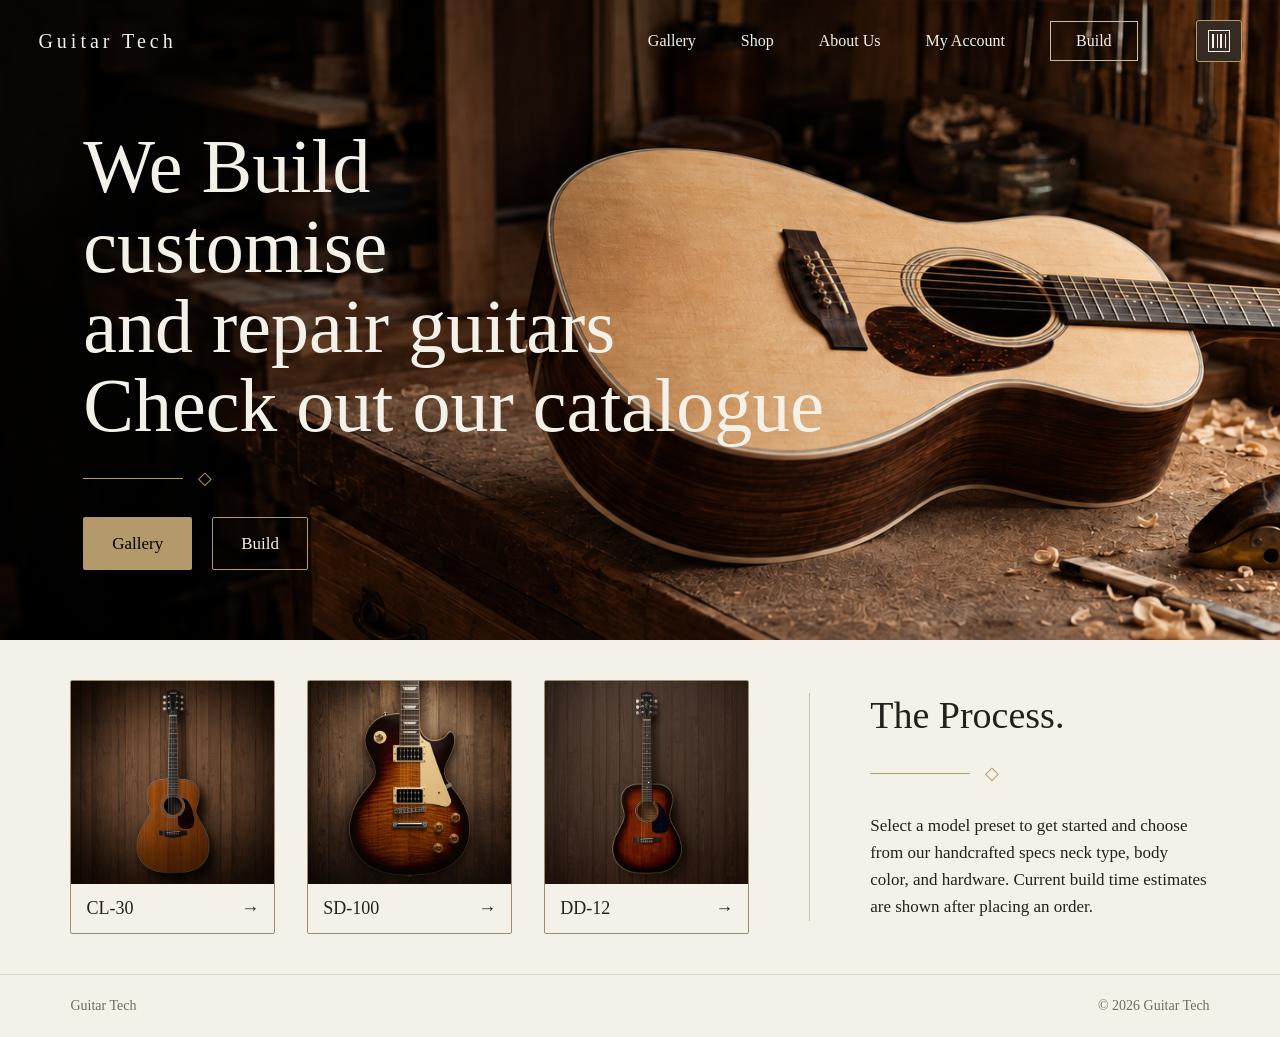
<file: index.html>
<!DOCTYPE html>
<html lang="en">
<head>
    <meta charset="UTF-8">
    <meta name="viewport" content="width=device-width, initial-scale=1.0">
    <meta name="description" content="Guitar Tech.">
    <title>Guitar Tech</title>
    <link rel="stylesheet" href="styles.css">
</head>
<body>


    <!-- Header and large background picture -->
    <div class="hero">
        <header>
            <a href="index.html" class="logo">Guitar Tech</a>

            <nav id="menu" aria-label="Main navigation">
                <a href="gallery.html">Gallery</a>
                <a href="#craft" onclick="closeCurtainMenu()">Shop</a>
                <a href="about.html">About Us</a>
                <a href="login.html">My Account</a>
                <a href="build.html" class="commission-link">Build</a>
            </nav>

            <button id="menu-button" class="menu-button" type="button" onclick="toggleCurtainMenu()"
                    aria-label="Open curtain menu" aria-expanded="false" aria-controls="menu">
                <span class="curtain-icon" aria-hidden="true">
                    <span></span>
                    <span></span>
                </span>
            </button>
        </header>

        <div class="hero-text">
            <h1>We Build<br>customise<br>and repair guitars <br>Check out our catalogue</h1>

            <div class="decoration" aria-hidden="true">
                <span class="gold-line"></span>
                <span>◇</span>
            </div>

            <div class="hero-buttons">
                <a href="gallery.html" class="button gold-button">Gallery</a>
                <a href="build.html" class="button outline-button">Build</a>
            </div>
        </div>
    </div>

    <!-- Guitar cards and the text beside them -->
    <main id="main-content" class="main-section" tabindex="-1">
        <section id="instruments" class="guitars" aria-label="Guitar collection">
            <button class="guitar-card" type="button" onclick="showGuitar('CL-30')" aria-label="Lorem Ipsum">
                <span class="guitar-photo small-guitar">
                    <img src="assets/1.png" alt="A small spruce acoustic guitar">
                </span>
                <span class="guitar-name">CL-30 <span aria-hidden="true">→</span></span>
            </button>

            <button class="guitar-card" type="button" onclick="showGuitar('SD-100')" aria-label="Lorem Ipsum">
                <span class="guitar-photo om-guitar">
                    <img src="assets/2.png" alt="2.png">
                </span>
                <span class="guitar-name">SD-100 <span aria-hidden="true">→</span></span>
            </button>

            <button class="guitar-card" type="button" onclick="showGuitar('DD-12')" aria-label="Lorem impsum">
                <span class="guitar-photo dreadnought-guitar">
                    <img src="assets/3.png" alt="3.png">
                </span>
                <span class="guitar-name">DD-12<span aria-hidden="true">→</span></span>
            </button>
        </section>

        <section id="craft" class="craft">
            <h2>The Process.</h2>
            <div class="decoration" aria-hidden="true">
                <span class="gold-line"></span>
                <span>◇</span>
            </div>
            <p>Select a model preset to get started and 
                choose from our handcrafted specs
            neck type, body color, and hardware.
             Current build time estimates are shown after placing an order.
            </p>
        </section>
    </main>

    <footer>
        <span>Guitar Tech</span>
        <span>© <span id="year">2026</span> Guitar Tech</span>
    </footer>

    <!-- JavaScript shows one section at a time inside this popup. -->
    <dialog id="popup" aria-labelledby="guitar-title" onclose="popupClosed()">
        <button class="close-button" type="button" onclick="closePopup()" aria-label="Close popup">×</button>

        <section id="guitar" class="popup-section" hidden>
            <h2 id="guitar-title">CL-30</h2>
            <div id="guitar-picture" class="Cl-30-guitar">
                <img id="guitar-image" src="assets/1.png" alt="CL-30-acoustic-guitar">
            </div>
            <p id="guitar-description"></p>
            <p>Rosewood neck and maple body makes it bright and clear and rapid note decay. It offers warmth and complex sound that can cut through a mix</p>
            <button type="button" class="button dark-button" onclick="openCommission(selectedGuitar)">Commission this instrument</button>
        </section>
    </dialog>

    <!-- Load the script after the HTML so it can find the elements above. -->
    <script src="script.js"></script>
</body>
</html>
</file>
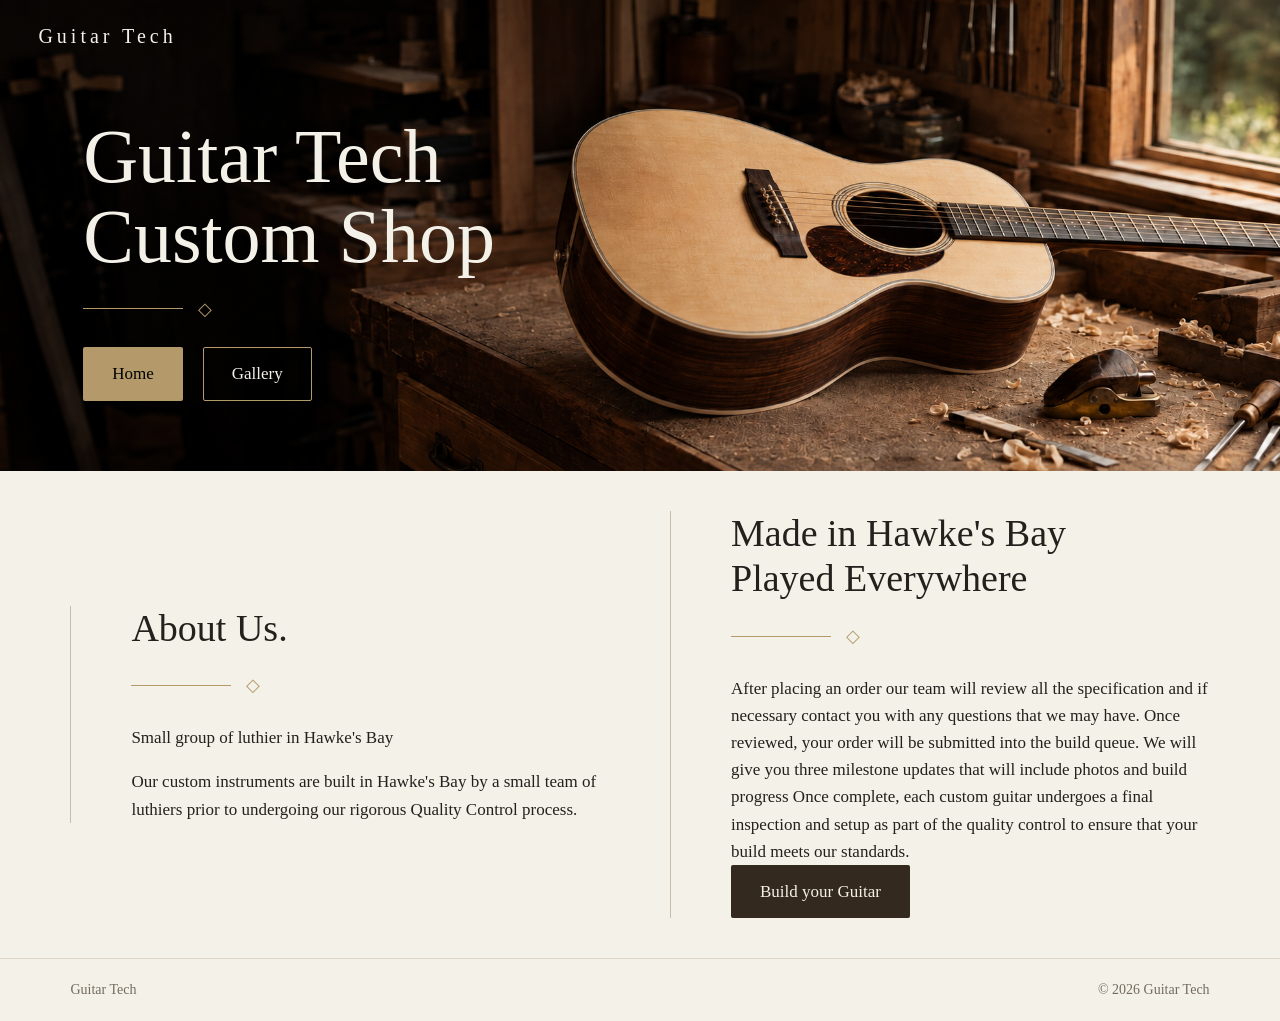
<file: about.html>
<!DOCTYPE html>
<html lang="en">
<head>
    <meta charset="UTF-8">
    <meta name="viewport" content="width=device-width, initial-scale=1.0">
    <meta name="description" content="Guitar Tech">
    <title>About Us | Guitar Tech</title>
    <link rel="stylesheet" href="styles.css">
</head>
<body>
    <!-- Header and large background picture (same as the homepage) -->
    <div class="hero">
        <header>
            <a href="index.html" class="logo">Guitar Tech</a>
          
            </button>
        </header>
    

        <div class="hero-text">
            <h1>Guitar Tech<br>Custom Shop<br></h1>

            <div class="decoration" aria-hidden="true">
                <span class="gold-line"></span>
                <span>◇</span>
            </div>

            <div class="hero-buttons">
                <a href="index.html" class="button gold-button">Home</a>
                <button type="button" class="button outline-button" onclick="openCommission('Not sure yet')">Gallery</button>
            </div>
        </div>
    </div>

    <main id="main-content" class="main-section" tabindex="-1">
        <section id="story" class="craft">
            <h2>About Us.</h2>
            <div class="decoration" aria-hidden="true">
                <span class="gold-line"></span>
                <span>◇</span>
            </div>
            <p>Small group of luthier in Hawke's Bay </p>
            <p>Our custom instruments are built in Hawke's Bay by a small
                team of luthiers prior to undergoing our rigorous Quality Control process. 
            </p>
        </section>

        <section id="process" class="craft">
            <h2>Made in Hawke's Bay<br>Played Everywhere</h2>
            <div class="decoration" aria-hidden="true">
                <span class="gold-line"></span>
                <span>◇</span>
            </div>
            <p>After placing an order our team will review all the specification and if necessary 
                contact you with any questions that we may have. Once reviewed, your order will be submitted
                into the build queue.
                We will give you three milestone updates that will include photos and build progress
                Once complete, each custom guitar undergoes a final inspection and setup as part of the quality control
                to ensure that your build meets our standards. <br>  
            </p>
            <div class="hero-buttons">
                <button type="button" class="button dark-button" onclick="openCommission('Not sure yet')">Build your Guitar</button>
            </div>
        </section>
    </main>

    <footer>
        <span>Guitar Tech</span>
        <span>© <span id="year">2026</span> Guitar Tech</span>
    </footer>

    <!-- Same popup as the homepage, so script.js finds the elements it expects. -->
    <dialog id="popup" aria-labelledby="account-title" onclose="popupClosed()">
        <button class="close-button" type="button" onclick="closePopup()" aria-label="Close popup">×</button>

        <section id="guitar" class="popup-section" hidden>
            <h2 id="guitar-title">CL-30</h2>
            <div id="guitar-picture" class="guitar-photo om-guitar popup-photo">
                <img id="guitar-image" src="assets/1.png" alt="OM acoustic guitar">
            </div>
            <p id="guitar-description"></p>
            <p>Made to order. Tonewoods, finish and final specifications are chosen with you.</p>
            <button type="button" class="button dark-button" onclick="openCommission(selectedGuitar)">Commission this instrument</button>
        </section>

        <section id="account" class="popup-section" hidden>
            <h2 id="account-title">My Account</h2>
            <p>The account area is coming soon. You can still browse guitars and prepare a build enquiry.</p>
            <button type="button" class="button dark-button" onclick="closePopup()">Back to the website</button>
        </section>
    </dialog>

    <script src="script.js"></script>
</body>
</html>
</file>
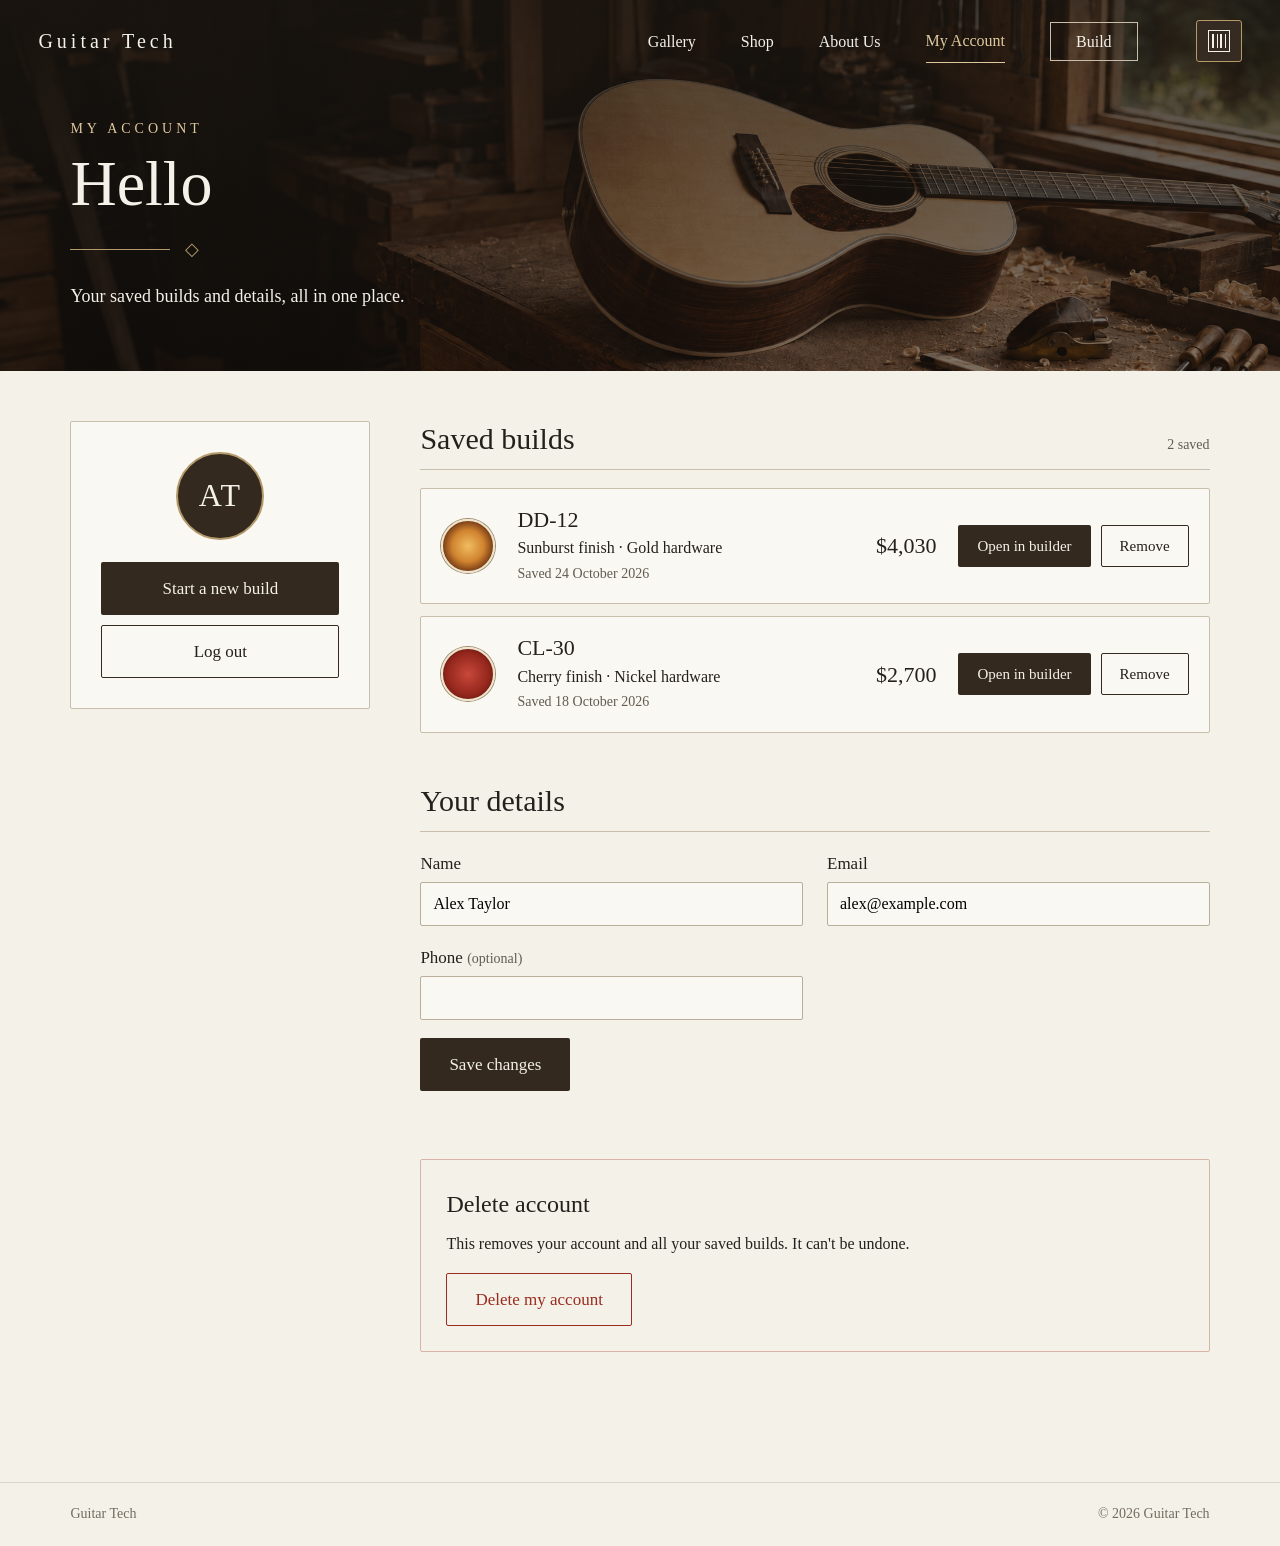
<file: account.html>
<!DOCTYPE html>
<html lang="en">
<head>
    <meta charset="UTF-8">
    <meta name="viewport" content="width=device-width, initial-scale=1.0">
    <meta name="description" content="Your Guitar Tech account: saved builds and your details.">
    <title>My Account | Guitar Tech</title>
    <link rel="stylesheet" href="styles.css">
</head>
<body>


    <!-- Header and a shorter background picture than the home page -->
    <div class="hero page-hero">
        <header>
            <a href="index.html" class="logo">Guitar Tech</a>

            <nav id="menu" aria-label="Main navigation">
                <a href="gallery.html">Gallery</a>
                <a href="index.html#craft">Shop</a>
                <a href="about.html">About Us</a>
                <a href="account.html" aria-current="page" onclick="closeCurtainMenu()">My Account</a>
                <a href="build.html" class="commission-link">Build</a>
            </nav>

            <button id="menu-button" class="menu-button" type="button" onclick="toggleCurtainMenu()"
                    aria-label="Open curtain menu" aria-expanded="false" aria-controls="menu">
                <span class="curtain-icon" aria-hidden="true">
                    <span></span>
                    <span></span>
                </span>
            </button>
        </header>

        <div class="hero-text">
            <p class="eyebrow">My Account</p>
            <h1>Hello</h1>

            <div class="decoration" aria-hidden="true">
                <span class="gold-line"></span>
                <span>◇</span>
            </div>

            <p class="hero-intro">Your saved builds and details, all in one place.</p>
        </div>
    </div>

    <main id="main-content" class="account-page" tabindex="-1">

        <!-- Left side: who is logged in -->
        <aside class="account-card" aria-label="Your profile">
            <span class="initials" aria-hidden="true">AT</span>
            <h2></h2>
            <p class="account-email"></p>
            <p class="small-text"></p>

            <div class="account-actions">
                <a href="build.html" class="button dark-button">Start a new build</a>
                <a href="index.html" class="button outline-dark-button">Log out</a>
            </div>
        </aside>

        <div class="account-content">

            <!-- Saved builds -->
            <section class="account-section" aria-labelledby="builds-heading">
                <div class="section-heading">
                    <h2 id="builds-heading">Saved builds</h2>
                    <p class="small-text">2 saved</p>
                </div>

                <ul class="saved-builds">
                    <li class="saved-build">
                        <span class="swatch saved-swatch sunburst" aria-hidden="true"></span>
                        <div class="saved-text">
                            <h3>DD-12</h3>
                            <p class="saved-info">Sunburst finish · Gold hardware</p>
                            <p class="small-text">Saved 24 October 2026</p>
                        </div>
                        <p class="saved-price">$4,030</p>
                        <div class="saved-buttons">
                            <a class="button dark-button" href="build.html?body=DD-12&amp;finish=Sunburst&amp;hardware=Gold">Open in builder</a>
                            <button type="button" class="button outline-dark-button">Remove</button>
                        </div>
                    </li>

                    <li class="saved-build">
                        <span class="swatch saved-swatch cherry" aria-hidden="true"></span>
                        <div class="saved-text">
                            <h3>CL-30</h3>
                            <p class="saved-info">Cherry finish · Nickel hardware</p>
                            <p class="small-text">Saved 18 October 2026</p>
                        </div>
                        <p class="saved-price">$2,700</p>
                        <div class="saved-buttons">
                            <a class="button dark-button" href="build.html?body=CL-30&amp;finish=Cherry&amp;hardware=Nickel">Open in builder</a>
                            <button type="button" class="button outline-dark-button">Remove</button>
                        </div>
                    </li>
                </ul>
            </section>

            <!-- Your details -->
            <section class="account-section" aria-labelledby="details-heading">
                <div class="section-heading">
                    <h2 id="details-heading">Your details</h2>
                </div>

                <form class="details-form">
                    <div>
                        <label for="details-name">Name</label>
                        <input type="text" id="details-name" value="Alex Taylor" autocomplete="name">
                    </div>
                    <div>
                        <label for="details-email">Email</label>
                        <input type="email" id="details-email" value="alex@example.com" autocomplete="email">
                    </div>
                    <div>
                        <label for="details-phone">Phone <span class="small-text">(optional)</span></label>
                        <input type="tel" id="details-phone" autocomplete="tel">
                    </div>
                    <div class="details-buttons">
                        <button type="button" class="button dark-button">Save changes</button>
                    </div>
                </form>
            </section>

            <!-- Delete account -->
            <section class="account-section delete-section" aria-labelledby="delete-heading">
                <h2 id="delete-heading">Delete account</h2>
                <p>This removes your account and all your saved builds. It can't be undone.</p>
                <button type="button" class="button delete-button">Delete my account</button>
            </section>
        </div>
    </main>

    <footer>
        <span>Guitar Tech</span>
        <span>© <span id="year">2026</span> Guitar Tech</span>
    </footer>

    <!-- Load the script after the HTML so it can find the elements above. -->
    <script src="script.js"></script>
</body>
</html>
</file>
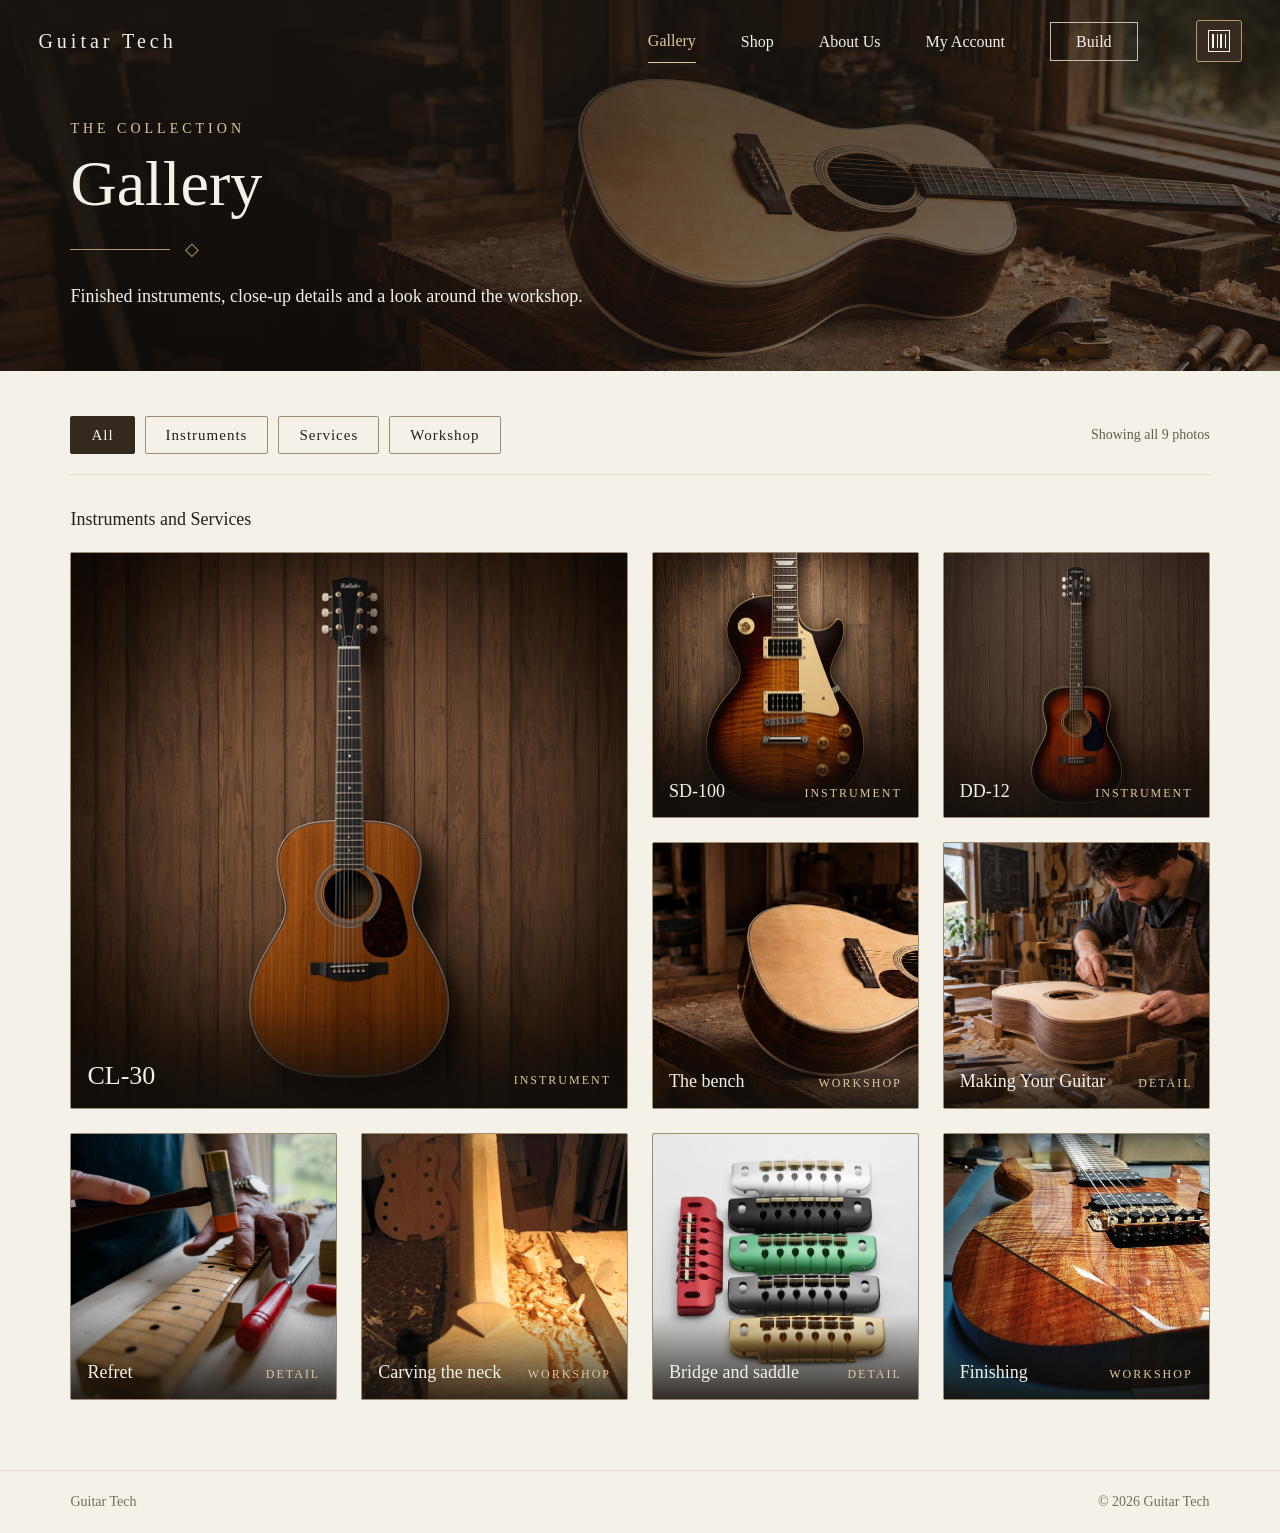
<file: gallery.html>
<!DOCTYPE html>
<html lang="en">
<head>
    <meta charset="UTF-8">
    <meta name="viewport" content="width=device-width, initial-scale=1.0">
    <meta name="description" content="Photos of Guitar Tech instruments, details and the workshop.">
    <title>Gallery | Guitar Tech</title>
    <link rel="stylesheet" href="styles.css">
</head>
<body>


    <!-- Header and a shorter background picture than the home page -->
    <div class="hero page-hero">
        <header>
            <a href="index.html" class="logo">Guitar Tech</a>

            <nav id="menu" aria-label="Main navigation">
                <a href="gallery.html" aria-current="page" onclick="closeCurtainMenu()">Gallery</a>
                <a href="index.html#craft">Shop</a>
                <a href="about.html">About Us</a>
                <a href="login.html">My Account</a>
                <a href="build.html" class="commission-link">Build</a>
            </nav>

            <button id="menu-button" class="menu-button" type="button" onclick="toggleCurtainMenu()"
                    aria-label="Open curtain menu" aria-expanded="false" aria-controls="menu">
                <span class="curtain-icon" aria-hidden="true">
                    <span></span>
                    <span></span>
                </span>
            </button>
        </header>

        <div class="hero-text">
            <p class="eyebrow">The collection</p>
            <h1>Gallery</h1>

            <div class="decoration" aria-hidden="true">
                <span class="gold-line"></span>
                <span>◇</span>
            </div>

            <p class="hero-intro">Finished instruments, close-up details and a look around the workshop.</p>
        </div>
    </div>

    <main id="main-content" class="gallery-page" tabindex="-1">

        <div class="gallery-toolbar">
            <div class="filters" role="group" aria-label="Filter photos">
                <button type="button" aria-pressed="true" onclick="filterGallery('all', this)">All</button>
                <button type="button" aria-pressed="false" onclick="filterGallery('instruments', this)">Instruments</button>
                <button type="button" aria-pressed="false" onclick="filterGallery('details', this)">Services</button>
                <button type="button" aria-pressed="false" onclick="filterGallery('workshop', this)">Workshop</button>
            </div>
            <p id="gallery-count" class="small-text" aria-live="polite">Showing all 9 photos</p>
        </div>

                    <p> Instruments and Services</p>
        <ul class="gallery-grid">
            <li class="feature" data-category="instruments">
                <button class="gallery-item" type="button" onclick="openPhoto(this)"
                        data-caption="A small, comfortable guitar for lighter playing and quiet sessions.">
                    <img src="assets/1.png" alt="A small spruce acoustic guitar" onerror="this.hidden = true">
                    <span class="gallery-label">
                        <span class="gallery-title">CL-30</span>
                        <span class="gallery-tag">Instrument</span>
                    </span>
                </button>
            </li>

            <li data-category="instruments">
                <button class="gallery-item" type="button" onclick="openPhoto(this)"
                        data-caption="A versatile guitar with a balanced body size, suited to fingerstyle and chords.">
                    <img src="assets/2.png" alt="The dark wooden back of an OM guitar" onerror="this.hidden = true">
                    <span class="gallery-label">
                        <span class="gallery-title">SD-100</span>
                        <span class="gallery-tag">Instrument</span>
                    </span>
                </button>
            </li>

            <li data-category="instruments">
                <button class="gallery-item" type="button" onclick="openPhoto(this)"
                        data-caption="A larger guitar for full chords and strong strumming.">
                    <img src="assets/3.png" alt="A large dreadnought acoustic guitar" onerror="this.hidden = true">
                    <span class="gallery-label">
                        <span class="gallery-title">DD-12</span>
                        <span class="gallery-tag">Instrument</span>
                    </span>
                </button>
            </li>

            <li data-category="workshop">
                <button class="gallery-item" type="button" onclick="openPhoto(this)"
                        data-caption="Where every build starts: hand tools, clamps and a lot of patience.">
                    <img src="assets/workshop-hero.png" alt="Inside the Guitar Tech workshop" onerror="this.hidden = true">
                    <span class="gallery-label">
                        <span class="gallery-title">The bench</span>
                        <span class="gallery-tag">Workshop</span>
                    </span>
                </button>
            </li>
            
            <li data-category="details">
                <button class="gallery-item" type="button" onclick="openPhoto(this)"
                        data-caption="The Process of making the guitar will be documented and photos will be sent on a weekly basis.">
                    <img src="assets/4.png" alt="Close-up of a soundhole rosette inlay" onerror="this.hidden = true">
                    <span class="gallery-label">
                        <span class="gallery-title">Making Your Guitar</span>
                        <span class="gallery-tag">Detail</span>
                    </span>
                </button>
            </li>

            <li data-category="details">
                <button class="gallery-item" type="button" onclick="openPhoto(this)"
                        data-caption="Refretting the neck to the customers preference.">
                    <img src="assets/5.jpg" alt="Wooden braces glued inside a guitar top" onerror="this.hidden = true">
                    <span class="gallery-label">
                        <span class="gallery-title">Refret</span>
                        <span class="gallery-tag">Detail</span>
                    </span>
                </button>
            </li>

            <li data-category="workshop">
                <button class="gallery-item" type="button" onclick="openPhoto(this)"
                        data-caption="Each neck is shaped by hand until it sits right in the player's palm.">
                    <img src="assets/6.jpg" alt="A guitar neck being shaped by hand" onerror="this.hidden = true">
                    <span class="gallery-label">
                        <span class="gallery-title">Carving the neck</span>
                        <span class="gallery-tag">Workshop</span>
                    </span>
                </button>
            </li>

            

            <li data-category="details">
                <button class="gallery-item" type="button" onclick="openPhoto(this)"
                        data-caption="Where the strings meet the body, and where small adjustments make a big difference.">
                    <img src="assets/8.jpg" alt="Close-up of a guitar bridge and saddle" onerror="this.hidden = true">
                    <span class="gallery-label">
                        <span class="gallery-title">Bridge and saddle</span>
                        <span class="gallery-tag">Detail</span>
                    </span>
                </button>
            </li>

            <li data-category="workshop">
                <button class="gallery-item" type="button" onclick="openPhoto(this)"
                        data-caption="Thin coats, sanded back between each, for a finish that lets the wood ring.">
                    <img src="assets/7.jpg" alt="A guitar body hanging up to dry after finishing" onerror="this.hidden = true">
                    <span class="gallery-label">
                        <span class="gallery-title">Finishing</span>
                        <span class="gallery-tag">Workshop</span>
                    </span>
                </button>
            </li>
        </ul>
    </main>

    <footer>
        <span>Guitar Tech</span>
        <span>© <span id="year">2026</span> Guitar Tech</span>
    </footer>

    <!-- The same popup as the home page, with a photo viewer section added. -->
    <dialog id="popup" aria-labelledby="photo-title" onclose="popupClosed()">
        <button class="close-button" type="button" onclick="closePopup()" aria-label="Close popup">×</button>

        <section id="photo" class="popup-section" hidden>
            <h2 id="photo-title">Photo</h2>
            <figure class="viewer">
                <div class="viewer-frame">
                    <img id="photo-image" src="assets/1.png" alt="" onerror="this.hidden = true">
                </div>
                <figcaption id="photo-caption"></figcaption>
            </figure>
            <div class="viewer-controls">
                <button type="button" class="button outline-dark-button" onclick="nextPhoto(-1)">← Previous</button>
                <span id="photo-count" class="small-text" aria-live="polite">1 of 9</span>
                <button type="button" class="button outline-dark-button" onclick="nextPhoto(1)">Next →</button>
            </div>
        </section>
    </dialog>

    <!-- Load the script after the HTML so it can find the elements above. -->
    <script src="script.js"></script>
</body>
</html>
</file>
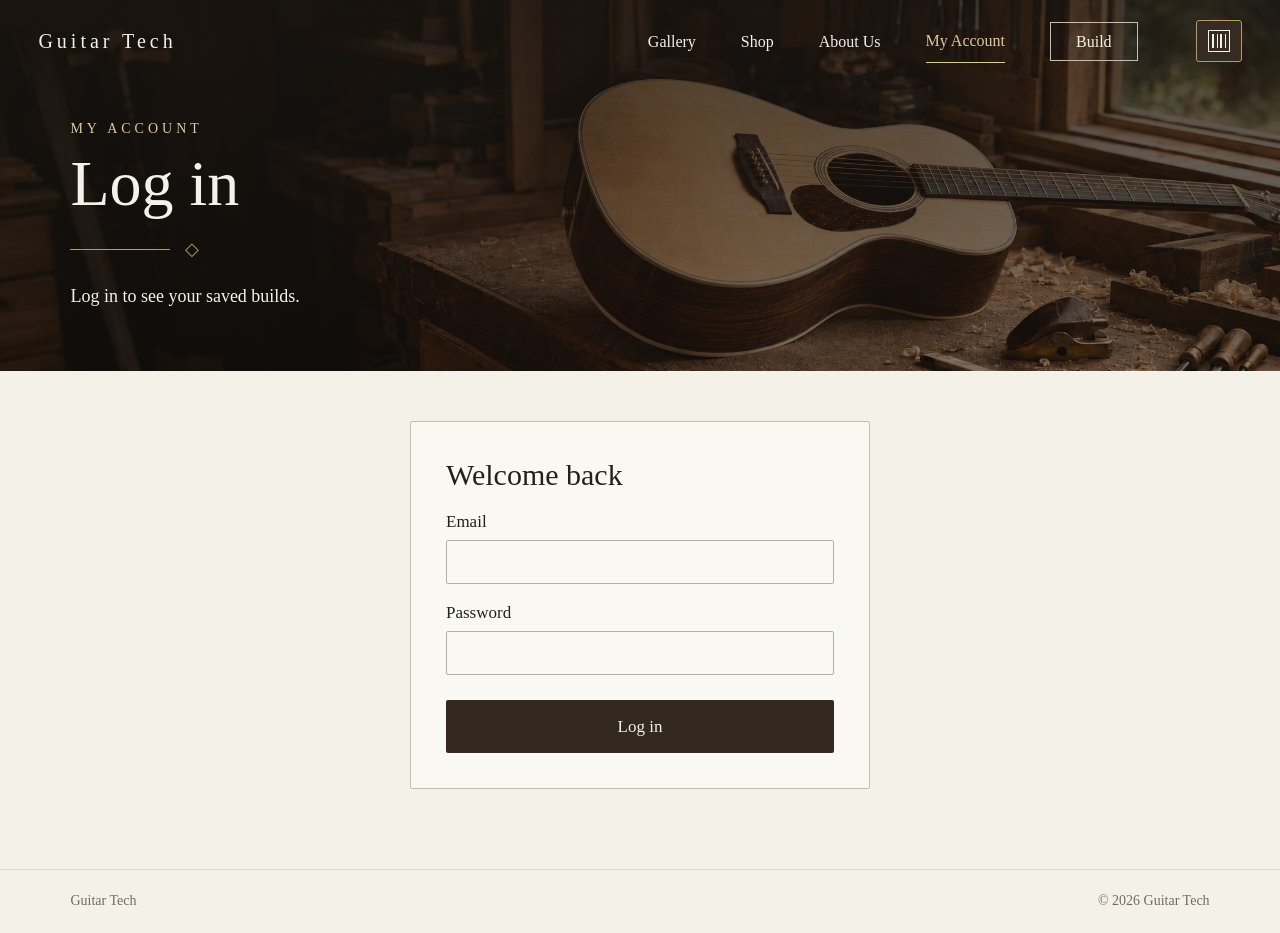
<file: login.html>
<!DOCTYPE html>
<html lang="en">
<head>
    <meta charset="UTF-8">
    <meta name="viewport" content="width=device-width, initial-scale=1.0">
    <meta name="description" content="Log in to your Guitar Tech account.">
    <title>Log in | Guitar Tech</title>
    <link rel="stylesheet" href="styles.css">
</head>
<body>


    <!-- Header and a shorter background picture than the home page -->
    <div class="hero page-hero">
        <header>
            <a href="index.html" class="logo">Guitar Tech</a>

            <nav id="menu" aria-label="Main navigation">
                <a href="gallery.html">Gallery</a>
                <a href="index.html#craft">Shop</a>
                <a href="about.html">About Us</a>
                <a href="login.html" aria-current="page" onclick="closeCurtainMenu()">My Account</a>
                <a href="build.html" class="commission-link">Build</a>
            </nav>

            <button id="menu-button" class="menu-button" type="button" onclick="toggleCurtainMenu()"
                    aria-label="Open curtain menu" aria-expanded="false" aria-controls="menu">
                <span class="curtain-icon" aria-hidden="true">
                    <span></span>
                    <span></span>
                </span>
            </button>
        </header>

        <div class="hero-text">
            <p class="eyebrow">My Account</p>
            <h1>Log in</h1>

            <div class="decoration" aria-hidden="true">
                <span class="gold-line"></span>
                <span>◇</span>
            </div>

            <p class="hero-intro">Log in to see your saved builds.</p>
        </div>
    </div>

    <main id="main-content" class="login-page" tabindex="-1">

        <!-- This log in does not check anything. Pressing Log in just opens the account page. -->
        <form class="login-card" action="account.html">
            <h2>Welcome back</h2>

            <label for="login-email">Email</label>
            <input type="email" id="login-email" autocomplete="email" required>

            <label for="login-password">Password</label>
            <input type="password" id="login-password" autocomplete="current-password" required>

            <button type="submit" class="button dark-button wide-button">Log in</button>

        </form>
    </main>

    <footer>
        <span>Guitar Tech</span>
        <span>© <span id="year">2026</span> Guitar Tech</span>
    </footer>

    <script src="script.js"></script>
</body>
</html>
</file>
<file: styles.css>
* {
    box-sizing: border-box;
}

body {
    margin: 0;
    background-color: #f4f1e9;
    color: #24211d;
    font-family: Georgia, serif;
    font-size: 18px;
    line-height: 1.6;
}

/* buttons dont use the page font by themselves */
button {
    font-family: Georgia, serif;
    font-size: 18px;
    line-height: 1.6;
    cursor: pointer;
}

a {
    color: #24211d;
    text-decoration: none;
}

h1, h2, h3 {
    margin-top: 0;
    font-weight: normal;
}

/* keeps hidden things hidden */
[hidden] {
    display: none !important;
}


/* header and big photo */

.hero {
    color: #f4f1e9;
    background-image: linear-gradient(to right, rgba(0, 0, 0, 0.25), transparent), url("assets/workshop-hero.png");
    background-size: cover;
    background-position: center;
}

header {
    display: flex;
    align-items: center;
    gap: 30px;
    padding: 20px 3%;
}

.logo {
    color: #f4f1e9;
    font-size: 20px;
    letter-spacing: 4px;
}

#menu {
    display: flex;
    align-items: center;
    gap: 45px;
    margin-left: auto;
    margin-right: 28px;
}

#menu a, #menu button {
    padding: 8px 0;
    border: none;
    background: none;
    color: #f4f1e9;
    font-size: 16px;
}

#menu a:hover, #menu button:hover {
    color: #dfc89e;
}

#menu .commission-link {
    padding: 6px 25px;
    border: 1px solid #c9bdab;
}

.menu-button {
    display: flex;
    align-items: center;
    justify-content: center;
    flex-shrink: 0;
    width: 46px;
    height: 42px;
    padding: 0;
    border: 1px solid #b79b67;
    border-radius: 3px;
    background-color: #352b22;
    color: #f4f1e9;
}

.menu-button:hover {
    background-color: #514130;
}

/* curtain drawing in the menu button */
.curtain-icon {
    display: flex;
    gap: 2px;
    width: 22px;
    height: 22px;
    padding: 3px;
    border: 1px solid #f4f1e9;
}

.curtain-icon span {
    flex: 1;
    border-left: 2px solid #f4f1e9;
    border-right: 1px solid #f4f1e9;
}

/* stops the page scrolling when the menu or popup is open */
.curtain-open, .popup-open {
    overflow: hidden;
}

/* full screen menu (javascript adds curtain-open to the body) */
.curtain-open #menu {
    display: flex;
    flex-direction: column;
    justify-content: center;
    gap: 22px;
    position: fixed;
    top: 0;
    left: 0;
    width: 100%;
    height: 100%;
    z-index: 10;
    margin: 0;
    padding: 70px 24px;
    overflow-y: auto;
    background-color: #1c1712;
}

.curtain-open #menu a, .curtain-open #menu button {
    font-size: 28px;
}

.curtain-open .menu-button {
    position: fixed;
    top: 20px;
    right: 3%;
    z-index: 11;
}

.hero-text {
    width: 87%;
    margin: 0 auto;
    padding: 45px 0 70px 0;
}

h1 {
    margin-bottom: 18px;
    font-size: 76px;
    line-height: 1.05;
    overflow-wrap: break-word;
}

.decoration {
    display: flex;
    align-items: center;
    gap: 15px;
    margin-bottom: 24px;
    color: #b49a6b;
}

.gold-line {
    width: 100px;
    height: 1px;
    background-color: #b49a6b;
}

.hero-buttons {
    display: flex;
    flex-wrap: wrap;
    gap: 20px;
}


/* buttons */

.button {
    display: inline-block;
    padding: 12px 28px;
    border: 1px solid transparent;
    border-radius: 2px;
    font-size: 17px;
    text-align: center;
}

.gold-button {
    background-color: #b49a6b;
    color: black;
}

.gold-button:hover {
    background-color: #c7ae80;
}

.outline-button {
    border-color: #b49a6b;
    background-color: transparent;
    color: #f4f1e9;
}

.outline-button:hover {
    background-color: rgba(180, 154, 107, 0.15);
}

.dark-button {
    background-color: #33291e;
    color: #f4f1e9;
}

.dark-button:hover {
    background-color: #514130;
}


/* guitars and workshop text */

.main-section {
    display: flex;
    align-items: center;
    gap: 60px;
    width: 89%;
    max-width: 1500px;
    margin: 0 auto;
    padding: 40px 0;
}

/* min-width 0 lets the cards shrink */
.guitars {
    display: flex;
    flex: 2;
    gap: 32px;
    min-width: 0;
}

.guitar-card {
    flex: 1;
    min-width: 0;
    padding: 0;
    border: 1px solid #9d8c71;
    border-radius: 2px;
    background-color: #f4f1e9;
    color: #24211d;
    text-align: left;
    overflow: hidden;
}

.guitar-card:hover {
    background-color: #e9e1d4;
}

.guitar-name {
    display: flex;
    align-items: center;
    justify-content: space-between;
    gap: 8px;
    padding: 10px 15px;
}

.guitar-photo {
    display: block;
    aspect-ratio: 1 / 1;
    overflow: hidden;
    background-color: #251d16;
}

.guitar-photo img {
    display: block;
    width: 100%;
    height: 100%;
    object-fit: cover;
}

.craft {
    flex: 1;
    min-width: 0;
    padding-left: 60px;
    border-left: 1px solid #c9bdab;
}

.craft h2 {
    margin-bottom: 20px;
    font-size: 38px;
    line-height: 1.2;
}

.craft p {
    margin-bottom: 0;
    font-size: 17px;
}

footer {
    display: flex;
    flex-wrap: wrap;
    justify-content: space-between;
    gap: 15px;
    padding: 20px 5.5%;
    border-top: 1px solid #dfd6c7;
    color: #746b5e;
    font-size: 14px;
}


dialog {
    width: 90%;
    max-width: 600px;
    max-height: 85vh;
    padding: 35px;
    border: 1px solid #b4a387;
    border-radius: 3px;
    background-color: #f4f1e9;
    color: #24211d;
    overflow-y: auto;
}

dialog::backdrop {
    background-color: rgba(0, 0, 0, 0.65);
}

dialog h2 {
    margin: 10px 25px 20px 0;
    font-size: 34px;
    line-height: 1.2;
}

.close-button {
    position: absolute;
    top: 8px;
    right: 8px;
    width: 44px;
    height: 44px;
    border: none;
    background-color: #f4f1e9;
    font-size: 28px;
}

.close-button:hover {
    background-color: #e9e1d4;
}

.popup-photo {
    width: 70%;
    margin: 20px auto;
}


/* enquiry form */

label {
    display: block;
    margin: 15px 0 5px 0;
    font-size: 17px;
}

select, textarea {
    display: block;
    width: 100%;
    padding: 12px;
    border: 1px solid #baad99;
    border-radius: 2px;
    background-color: #faf8f2;
    font-family: Georgia, serif;
    font-size: 16px;
}

textarea {
    resize: vertical;
}

.small-text {
    color: #625c52;
    font-size: 14px;
}

#enquiry-result {
    margin-top: 25px;
    padding-top: 20px;
    border-top: 1px solid #c9bdab;
}

.copy-button {
    margin-top: 15px;
}


/* tablet */
@media (max-width: 900px) {

    /* links get hidden, use the menu button instead */
    #menu {
        display: none;
    }

    .menu-button {
        margin-left: auto;
    }

    h1 {
        font-size: 64px;
    }

    .main-section {
        flex-direction: column;
        align-items: stretch;
        gap: 35px;
    }

    .craft {
        padding: 30px 0 0 0;
        border-left: none;
        border-top: 1px solid #c9bdab;
    }
}


/* phone */
@media (max-width: 600px) {

    header {
        padding: 18px 5%;
    }

    .logo {
        font-size: 17px;
        letter-spacing: 2px;
    }

    .curtain-open .menu-button {
        top: 18px;
        right: 5%;
    }

    /* darker at the top so the text is easier to read */
    .hero {
        background-image: linear-gradient(rgba(0, 0, 0, 0.6), rgba(0, 0, 0, 0.15)), url("assets/workshop-hero.png");
        background-position: 64% center;
    }

    .hero-text {
        width: 90%;
        padding: 40px 0;
    }

    h1 {
        font-size: 48px;
    }

    .hero-buttons {
        flex-direction: column;
        gap: 12px;
        margin-top: 80px;
    }

    .main-section {
        width: 90%;
        padding: 30px 0;
    }

    .guitars {
        flex-direction: column;
        gap: 20px;
    }

    /* photo on the left and name on the right */
    .guitar-card {
        display: flex;
        align-items: center;
        flex: auto;
        width: 100%;
    }

    .guitar-card .guitar-photo {
        width: 42%;
        flex-shrink: 0;
    }

    .guitar-name {
        flex: 1;
        padding: 15px;
    }

    .craft h2 {
        font-size: 34px;
    }

    dialog {
        padding: 25px;
    }

    .popup-photo {
        width: 100%;
    }
}


/* ---------- gallery page ---------- */

/* shorter, darker version of the home page photo */
.page-hero {
    background-image: linear-gradient(rgba(28, 23, 18, 0.78), rgba(28, 23, 18, 0.55)), url("assets/workshop-hero.png");
    background-position: center 35%;
}

.page-hero .hero-text {
    width: 89%;
    max-width: 1500px;
    padding: 35px 0 60px 0;
}

.page-hero h1 {
    font-size: 64px;
}

.page-hero .decoration {
    margin-bottom: 18px;
}

.eyebrow {
    margin: 0 0 10px 0;
    color: #dfc89e;
    font-size: 14px;
    letter-spacing: 4px;
    text-transform: uppercase;
}

.hero-intro {
    max-width: 560px;
    margin: 0;
}

/* gold underline on the page you are on */
#menu a[aria-current="page"] {
    color: #dfc89e;
    border-bottom: 1px solid #dfc89e;
}

.gallery-page {
    width: 89%;
    max-width: 1500px;
    margin: 0 auto;
    padding: 45px 0 70px 0;
}

/* filter buttons and photo count */
.gallery-toolbar {
    display: flex;
    flex-wrap: wrap;
    align-items: center;
    justify-content: space-between;
    gap: 15px;
    margin-bottom: 30px;
    padding-bottom: 20px;
    border-bottom: 1px solid #dfd6c7;
}

.filters {
    display: flex;
    flex-wrap: wrap;
    gap: 10px;
}

.filters button {
    padding: 6px 20px;
    border: 1px solid #9d8c71;
    border-radius: 2px;
    background-color: transparent;
    color: #24211d;
    font-size: 15px;
    letter-spacing: 1px;
}

.filters button:hover {
    background-color: #e9e1d4;
}

/* the filter that is switched on */
.filters button[aria-pressed="true"] {
    border-color: #33291e;
    background-color: #33291e;
    color: #f4f1e9;
}

#gallery-count {
    margin: 0;
}

/* photo grid: every tile is square, the feature tile covers 2 x 2 */
.gallery-grid {
    display: grid;
    grid-template-columns: repeat(4, minmax(0, 1fr));
    grid-auto-flow: dense;
    gap: 24px;
    margin: 0;
    padding: 0;
    list-style: none;
}

.gallery-grid li {
    aspect-ratio: 1 / 1;
}

.gallery-grid .feature {
    grid-column: span 2;
    grid-row: span 2;
}

/* when a filter is on, the feature tile goes back to normal size */
.gallery-grid.filtered .feature {
    grid-column: auto;
    grid-row: auto;
}

.gallery-item {
    position: relative;
    display: block;
    width: 100%;
    height: 100%;
    padding: 0;
    border: 1px solid #9d8c71;
    border-radius: 2px;
    background-color: #251d16;
    color: #f4f1e9;
    text-align: left;
    overflow: hidden;
}

.gallery-item img {
    position: absolute;
    top: 0;
    left: 0;
    width: 100%;
    height: 100%;
    object-fit: cover;
    transition: transform 0.4s ease;
}

/* slow zoom when you point at a photo */
.gallery-item:hover img, .gallery-item:focus-visible img {
    transform: scale(1.04);
}

.gallery-item:focus-visible {
    outline: 3px solid #b49a6b;
    outline-offset: 3px;
}

/* name and category on a dark fade at the bottom of the photo */
.gallery-label {
    position: absolute;
    left: 0;
    right: 0;
    bottom: 0;
    display: flex;
    align-items: baseline;
    justify-content: space-between;
    gap: 10px;
    padding: 45px 16px 12px 16px;
    background: linear-gradient(transparent, rgba(20, 16, 12, 0.85));
}

.feature .gallery-title {
    font-size: 26px;
}

.gallery-tag {
    color: #dfc89e;
    font-size: 12px;
    letter-spacing: 2px;
    text-transform: uppercase;
}

/* the popup gets wider when it shows a photo */
dialog:has(#photo:not([hidden])) {
    max-width: 960px;
}

.viewer {
    margin: 0;
}

.viewer-frame {
    display: flex;
    align-items: center;
    justify-content: center;
    min-height: 240px;
    border-radius: 2px;
    background-color: #251d16;
}

.viewer-frame img {
    display: block;
    max-width: 100%;
    max-height: calc(85vh - 300px);
    object-fit: contain;
}

.viewer figcaption {
    margin-top: 15px;
}

.viewer-controls {
    display: flex;
    align-items: center;
    justify-content: space-between;
    gap: 12px;
    margin-top: 20px;
    padding-top: 20px;
    border-top: 1px solid #c9bdab;
}

.outline-dark-button {
    border-color: #33291e;
    background-color: transparent;
    color: #24211d;
}

.outline-dark-button:hover {
    background-color: #e9e1d4;
}


/* gallery on a tablet */
@media (max-width: 900px) {

    .page-hero h1 {
        font-size: 52px;
    }

    .gallery-grid {
        grid-template-columns: repeat(3, minmax(0, 1fr));
        gap: 16px;
    }

    /* name above category, so long names fit on smaller tiles */
    .gallery-label {
        flex-direction: column;
        gap: 0;
        line-height: 1.3;
    }
}


/* gallery on a phone */
@media (max-width: 600px) {

    .page-hero .hero-text {
        width: 90%;
        padding: 25px 0 45px 0;
    }

    /* smaller filter buttons so all four fit on one line */
    .filters {
        gap: 8px;
    }

    .filters button {
        padding: 6px 12px;
        font-size: 14px;
        letter-spacing: 0.5px;
    }

    .page-hero h1 {
        font-size: 44px;
    }

    .gallery-page {
        width: 90%;
        padding: 30px 0 50px 0;
    }

    .gallery-grid {
        grid-template-columns: repeat(2, minmax(0, 1fr));
        gap: 12px;
    }

    .gallery-label {
        padding: 35px 12px 10px 12px;
        font-size: 16px;
    }

    .feature .gallery-title {
        font-size: 22px;
    }

    .gallery-tag {
        font-size: 11px;
    }

    .viewer-controls .button {
        padding: 10px 14px;
        font-size: 15px;
    }
}


/* ---------- build page ---------- */


#menu .commission-link[aria-current="page"] {
    border: 1px solid #dfc89e;
}

.build-page {
    display: grid;
    grid-template-columns: minmax(0, 5fr) minmax(0, 6fr);
    align-items: start;
    gap: 60px;
    width: 89%;
    max-width: 1500px;
    margin: 0 auto;
    padding: 45px 0 70px 0;
}


.build-preview {
    position: sticky;
    top: 24px;
}

.preview-frame img {
    display: block;
    width: 100%;
    height: auto;
    border-radius: 4px;
}

/* the two colours JavaScript changes */
#guitar-preview {
    --finish: #e3c18c;
    --hardware: #c9ced3;
    display: block;
    width: 100%;
    height: auto;
    max-height: calc(100vh - 420px);
    min-height: 320px;
}

/* parts of the drawing */
.body-outline {
    fill: none;
    stroke: #120c07;
    stroke-width: 6;
}

.body-finish {
    fill: var(--finish);
}

.body-grain {
    fill: url(#grain);
}

.body-binding {
    fill: none;
    stroke: #efe4cc;
    stroke-width: 2.5;
}

.pickguard {
    fill: #4a2413;
    opacity: 0.85;
}

.bridge, .fretboard {
    fill: #2a190f;
}

.fretboard, .headstock {
    stroke: #120c07;
    stroke-width: 1.5;
}

.headstock {
    fill: #2e1d12;
}

.saddle, .nut {
    fill: #efe6d2;
}

.soundhole {
    fill: #120c08;
}

.rosette-dark {
    fill: none;
    stroke: #3b2416;
    stroke-width: 6;
}

.rosette-line {
    fill: none;
    stroke: #efe4cc;
    stroke-width: 1.2;
}

.fret {
    stroke: #cfc7ba;
    stroke-width: 1.4;
}

.marker {
    fill: #e9e1d0;
}

.hardware {
    fill: var(--hardware);
    stroke: rgba(239, 228, 204, 0.5);
    stroke-width: 1;
}

.strings {
    fill: none;
    stroke: #e0d9cc;
    opacity: 0.85;
}

/* name, choices and price under the drawing */
.preview-summary {
    margin-top: 20px;
}

.preview-summary h2 {
    margin-bottom: 10px;
    font-size: 34px;
    line-height: 1.2;
}

.build-list {
    margin: 0;
}

.build-list div {
    display: flex;
    justify-content: space-between;
    gap: 15px;
    padding: 6px 0;
    border-bottom: 1px solid #dfd6c7;
    font-size: 16px;
}

.build-list dt {
    color: #625c52;
}

.build-list dd {
    margin: 0;
    text-align: right;
}

.build-list .build-total {
    border-bottom: none;
    font-size: 20px;
}

.build-total dt {
    color: #24211d;
}

/* each group of choices */
.build-step {
    margin: 0 0 40px 0;
    padding: 0;
    border: none;
    min-width: 0;
}

.build-step legend {
    display: flex;
    align-items: center;
    gap: 14px;
    margin-bottom: 18px;
    padding: 0;
    font-size: 28px;
    line-height: 1.2;
}

.step-number {
    display: flex;
    align-items: center;
    justify-content: center;
    width: 36px;
    height: 36px;
    border: 1px solid #b49a6b;
    border-radius: 50%;
    color: #8a6f3e;
    font-size: 17px;
}


.option input, .swatch-option input {
    position: absolute;
    opacity: 0;
    width: 1px;
    height: 1px;
}

.option, .swatch-option {
    position: relative;
    display: block;
    margin: 0;
    cursor: pointer;
}

.body-options, .hardware-options {
    display: grid;
    grid-template-columns: repeat(3, minmax(0, 1fr));
    gap: 14px;
}

.option-box, .swatch-box {
    display: block;
    height: 100%;
    padding: 16px;
    border: 1px solid #c9bdab;
    border-radius: 2px;
    background-color: #faf8f2;
    transition: border-color 0.2s, background-color 0.2s;
}

.option:hover .option-box, .swatch-option:hover .swatch-box {
    border-color: #9d8c71;
    background-color: #fffdf8;
}

/* the chosen option gets a dark border and a gold line on the left */
.option input:checked + .option-box,
.swatch-option input:checked + .swatch-box {
    border-color: #33291e;
    background-color: #ffffff;
    box-shadow: inset 4px 0 0 #b49a6b;
}

/* keyboard users can see where they are */
.option input:focus-visible + .option-box,
.swatch-option input:focus-visible + .swatch-box {
    outline: 3px solid #b49a6b;
    outline-offset: 2px;
}

.option-title {
    display: flex;
    flex-wrap: wrap;
    align-items: baseline;
    justify-content: space-between;
    gap: 4px 10px;
    font-size: 20px;
    line-height: 1.3;
}

.option-price {
    color: #8a6f3e;
    font-size: 14px;
}

.option-sub {
    display: block;
    margin-top: 2px;
    color: #625c52;
    font-size: 13px;
    letter-spacing: 2px;
    text-transform: uppercase;
}

.option-text {
    display: block;
    margin-top: 8px;
    color: #4a443b;
    font-size: 15px;
    line-height: 1.5;
}

/* finish colours */
.swatch-options {
    display: grid;
    grid-template-columns: repeat(5, minmax(0, 1fr));
    gap: 12px;
}

.swatch-box {
    padding: 14px 8px;
    text-align: center;
}

.swatch {
    display: block;
    width: 54px;
    height: 54px;
    margin: 0 auto 10px auto;
    border: 2px solid #efe4cc;
    border-radius: 50%;
    box-shadow: 0 0 0 1px #9d8c71;
}

.swatch.natural {
    background-color: #e3c18c;
}

.swatch.sunburst {
    background: radial-gradient(circle, #f0bd5e, #d0832f 45%, #6e3514 75%, #230f06);
}

.swatch.tobacco {
    background: radial-gradient(circle, #b98142, #7e4721 45%, #3a1c0b 80%, #160904);
}

.swatch.cherry {
    background: radial-gradient(circle, #c8483a, #93261c 60%, #3e0a06);
}

.swatch.black {
    background-color: #1f1c19;
}

.swatch-name {
    display: block;
    font-size: 15px;
    line-height: 1.3;
}

/* little metal circles next to the hardware names */
.metal {
    display: inline-block;
    width: 16px;
    height: 16px;
    margin-right: 4px;
    border: 1px solid #7a6a58;
    border-radius: 50%;
    vertical-align: -2px;
}

.metal.nickel {
    background-color: #c9ced3;
}

.metal.gold {
    background-color: #d4af5f;
}

.metal.black {
    background-color: #1b1815;
}

/* contact details */
input[type="text"], input[type="email"], input[type="password"], input[type="tel"] {
    display: block;
    width: 100%;
    padding: 12px;
    border: 1px solid #baad99;
    border-radius: 2px;
    background-color: #faf8f2;
    font-family: Georgia, serif;
    font-size: 16px;
}

input:focus, textarea:focus {
    outline: 2px solid #b49a6b;
    outline-offset: 1px;
}

.build-submit {
    display: flex;
    flex-wrap: wrap;
    align-items: center;
    justify-content: space-between;
    gap: 15px;
    margin-top: 25px;
    padding-top: 20px;
    border-top: 1px solid #c9bdab;
}

.total-line {
    margin: 0;
    font-size: 20px;
}

.total-line strong {
    margin-left: 6px;
    font-weight: normal;
    font-size: 26px;
}

#enquiry-result h2 {
    margin-bottom: 0;
    font-size: 30px;
}

#enquiry-text {
    font-size: 15px;
    line-height: 1.5;
}


/* build page on a tablet: drawing on top, choices underneath */
@media (max-width: 900px) {

    .build-page {
        grid-template-columns: minmax(0, 1fr);
        gap: 35px;
    }

    /* the drawing and the summary sit side by side */
    .build-preview {
        position: static;
        display: grid;
        grid-template-columns: minmax(0, 1fr) minmax(0, 1fr);
        align-items: center;
        gap: 30px;
    }

    .preview-summary {
        margin-top: 0;
    }

    #guitar-preview {
        max-height: 460px;
    }
}


/* build page on a phone */
@media (max-width: 600px) {

    .build-page {
        width: 90%;
        padding: 30px 0 50px 0;
    }

    .build-preview {
        grid-template-columns: minmax(0, 1fr);
        gap: 20px;
    }

    #guitar-preview {
        max-height: 400px;
    }

    .build-step legend {
        font-size: 24px;
    }

    /* choices stack one above the other */
    .body-options, .hardware-options {
        grid-template-columns: minmax(0, 1fr);
        gap: 10px;
    }

    .swatch-options {
        grid-template-columns: repeat(3, minmax(0, 1fr));
        gap: 10px;
    }

    .swatch {
        width: 46px;
        height: 46px;
    }

    .build-submit .button {
        width: 100%;
    }
}


/* ---------- log in page ---------- */

.login-page {
    width: 90%;
    max-width: 460px;
    margin: 0 auto;
    padding: 50px 0 80px 0;
}

.login-card {
    padding: 35px;
    border: 1px solid #c9bdab;
    border-radius: 2px;
    background-color: #faf8f2;
}

.login-card h2 {
    margin-bottom: 10px;
    font-size: 30px;
    line-height: 1.2;
}

.button.wide-button {
    width: 100%;
    margin-top: 25px;
}

.demo-note {
    margin: 20px 0 0 0;
    color: #625c52;
    font-size: 14px;
    text-align: center;
}


/* ---------- account page ---------- */

.account-page {
    display: grid;
    grid-template-columns: 300px minmax(0, 1fr);
    align-items: start;
    gap: 50px;
    width: 89%;
    max-width: 1300px;
    margin: 0 auto;
    padding: 50px 0 80px 0;
}

/* profile card on the left */
.account-card {
    position: sticky;
    top: 24px;
    padding: 30px;
    border: 1px solid #c9bdab;
    border-radius: 2px;
    background-color: #faf8f2;
    text-align: center;
}

.initials {
    display: flex;
    align-items: center;
    justify-content: center;
    width: 88px;
    height: 88px;
    margin: 0 auto 16px auto;
    border: 2px solid #b49a6b;
    border-radius: 50%;
    background-color: #33291e;
    color: #f4f1e9;
    font-size: 32px;
    letter-spacing: 2px;
}

.account-card h2 {
    margin-bottom: 4px;
    font-size: 26px;
    line-height: 1.2;
    overflow-wrap: anywhere;
}

.account-email {
    margin: 0;
    font-size: 16px;
    overflow-wrap: anywhere;
}

.account-actions {
    display: flex;
    flex-direction: column;
    gap: 10px;
    margin-top: 22px;
}

/* sections on the right */
.account-section {
    margin-bottom: 50px;
}

.section-heading {
    display: flex;
    align-items: baseline;
    justify-content: space-between;
    gap: 15px;
    margin-bottom: 18px;
    padding-bottom: 12px;
    border-bottom: 1px solid #c9bdab;
}

.section-heading h2 {
    margin: 0;
    font-size: 30px;
    line-height: 1.2;
}

.section-heading p {
    margin: 0;
}

/* one saved build */
.saved-builds {
    margin: 0;
    padding: 0;
    list-style: none;
}

.saved-build {
    display: flex;
    flex-wrap: wrap;
    align-items: center;
    gap: 14px 22px;
    margin-bottom: 12px;
    padding: 18px 20px;
    border: 1px solid #c9bdab;
    border-radius: 2px;
    background-color: #faf8f2;
}

.saved-build .saved-swatch {
    flex-shrink: 0;
    margin: 0;
}

.saved-text {
    flex: 1;
    min-width: 160px;
}

.saved-text h3 {
    margin: 0;
    font-size: 22px;
    line-height: 1.2;
}

.saved-text p {
    margin: 2px 0 0 0;
}

.saved-info {
    font-size: 16px;
}

.saved-price {
    margin: 0;
    font-size: 22px;
}

.saved-buttons {
    display: flex;
    flex-wrap: wrap;
    gap: 10px;
}

.saved-buttons .button {
    padding: 8px 18px;
    font-size: 15px;
}

.details-form {
    display: grid;
    grid-template-columns: repeat(2, minmax(0, 1fr));
    gap: 0 24px;
}

.details-form label {
    margin-top: 0;
}

.details-form > div {
    margin-bottom: 18px;
}

.details-form .small-text {
    margin: 6px 0 0 0;
}

.details-buttons {
    display: flex;
    flex-wrap: wrap;
    align-items: center;
    gap: 15px;
    grid-column: 1 / -1;
}

.details-buttons p {
    margin: 0;
}

/* delete account */
.delete-section {
    padding: 25px;
    border: 1px solid #d9b3a8;
    border-radius: 2px;
}

.delete-section h2 {
    margin-bottom: 8px;
    font-size: 24px;
}

.delete-section p {
    margin-top: 0;
    font-size: 16px;
}

.delete-button {
    border-color: #9b2c1f;
    background-color: transparent;
    color: #9b2c1f;
}

.delete-button:hover {
    background-color: #9b2c1f;
    color: #faf8f2;
}


/* account page on a tablet */
@media (max-width: 900px) {

    .account-page {
        grid-template-columns: minmax(0, 1fr);
        gap: 35px;
    }

    /* the profile card turns into a strip across the top */
    .account-card {
        position: static;
        display: grid;
        grid-template-columns: auto minmax(0, 1fr);
        align-items: center;
        gap: 0 22px;
        text-align: left;
    }

    .initials {
        grid-row: span 3;
        margin: 0;
    }

    .account-actions {
        grid-column: 1 / -1;
        flex-direction: row;
        flex-wrap: wrap;
    }
}


/* log in and account pages on a phone */
@media (max-width: 600px) {

    .login-page, .account-page {
        width: 90%;
        padding: 30px 0 50px 0;
    }

    .login-card {
        padding: 24px;
    }

    .account-card {
        padding: 22px;
    }

    .initials {
        width: 64px;
        height: 64px;
        font-size: 24px;
    }

    .account-actions .button {
        flex: 1;
        padding: 12px 10px;
    }

    .details-form {
        grid-template-columns: minmax(0, 1fr);
    }

    .saved-price {
        margin-left: auto;
    }

    .saved-buttons {
        width: 100%;
    }

    .saved-buttons .button {
        flex: 1;
    }

    .section-heading h2 {
        font-size: 26px;
    }
}
</file>
